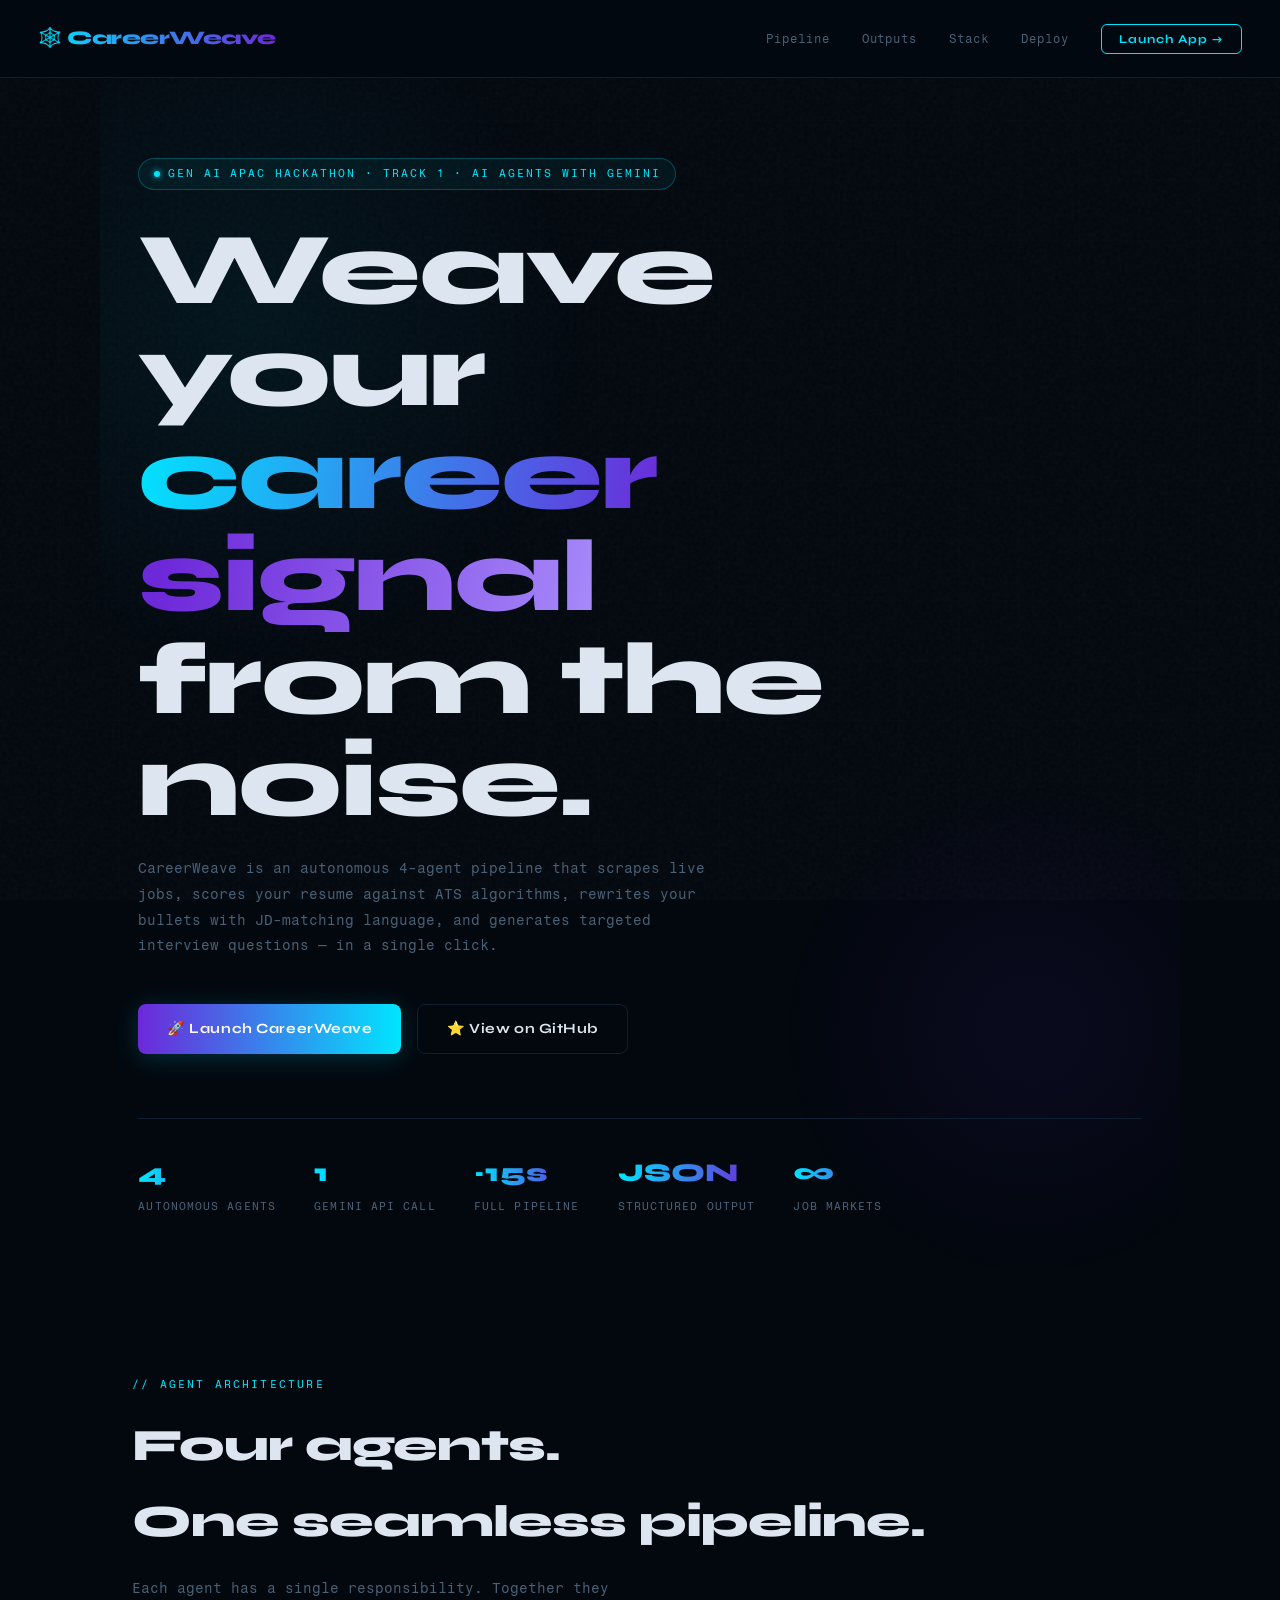
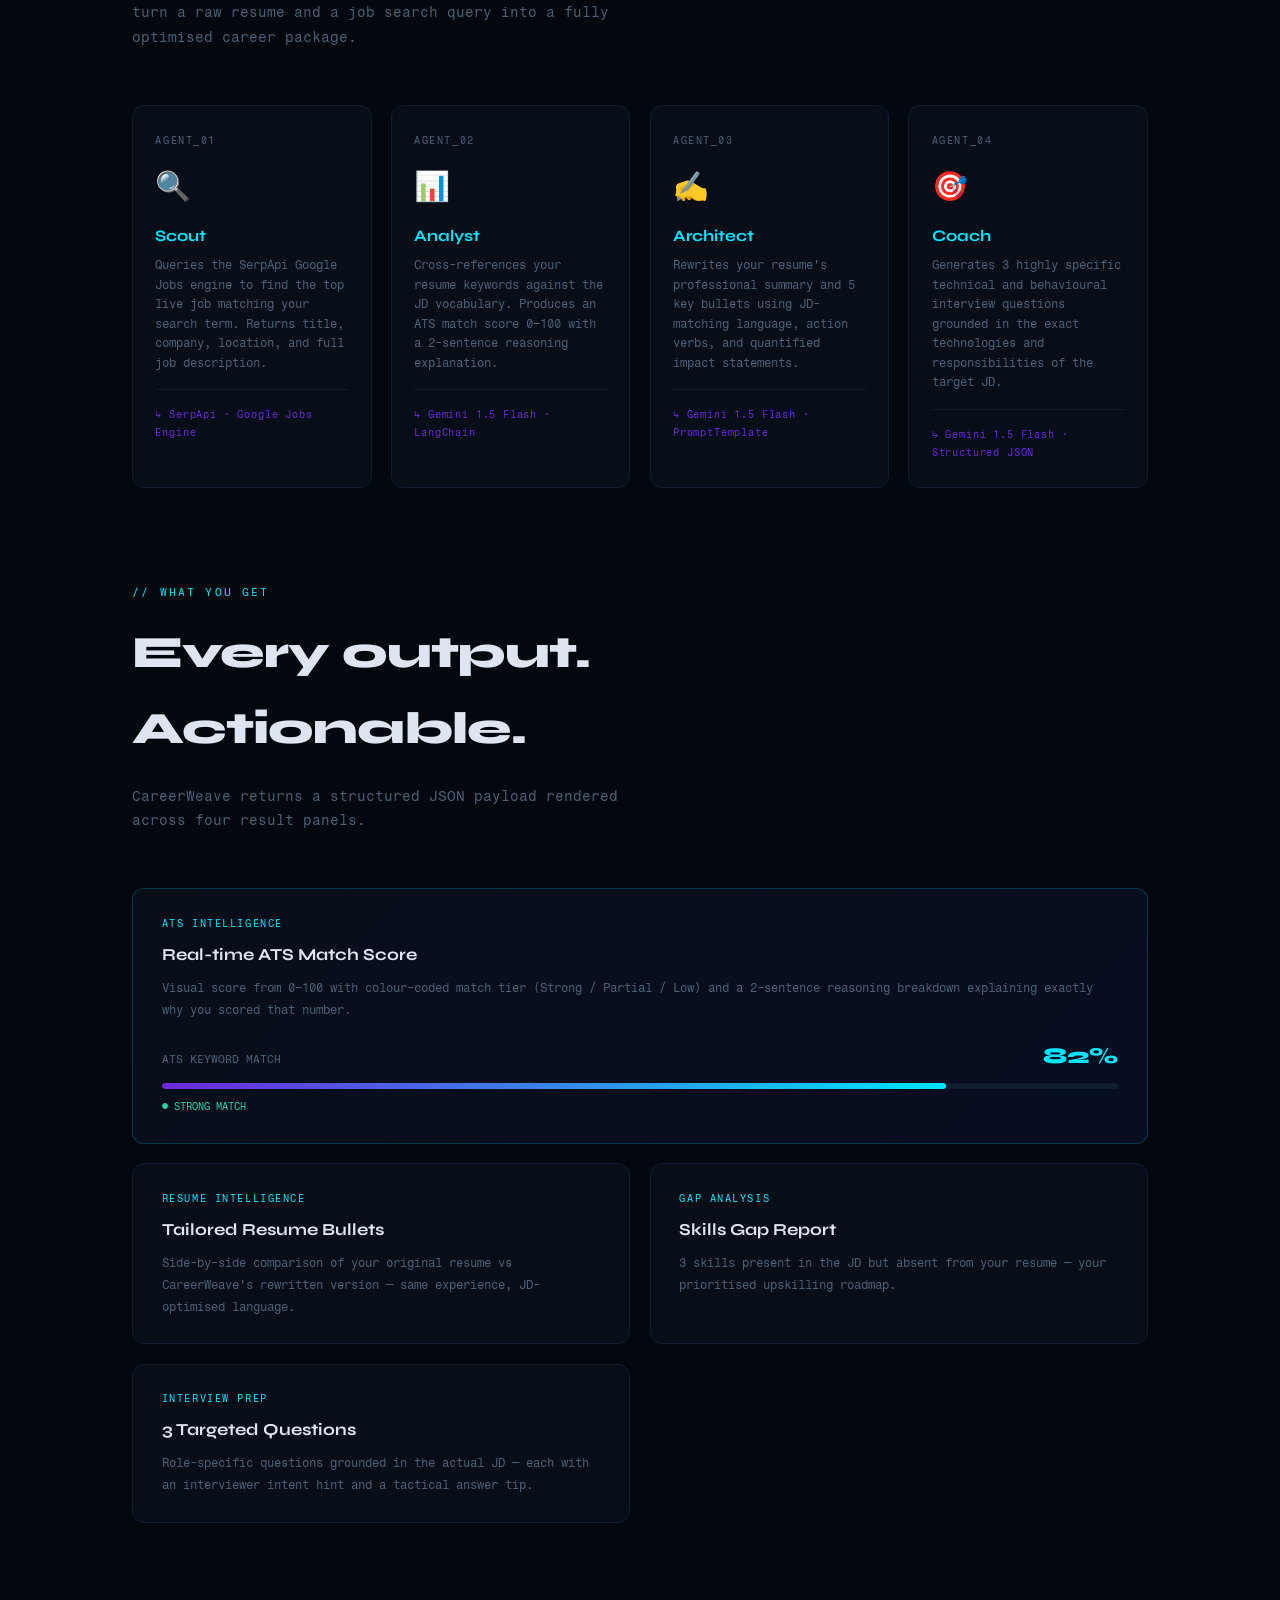
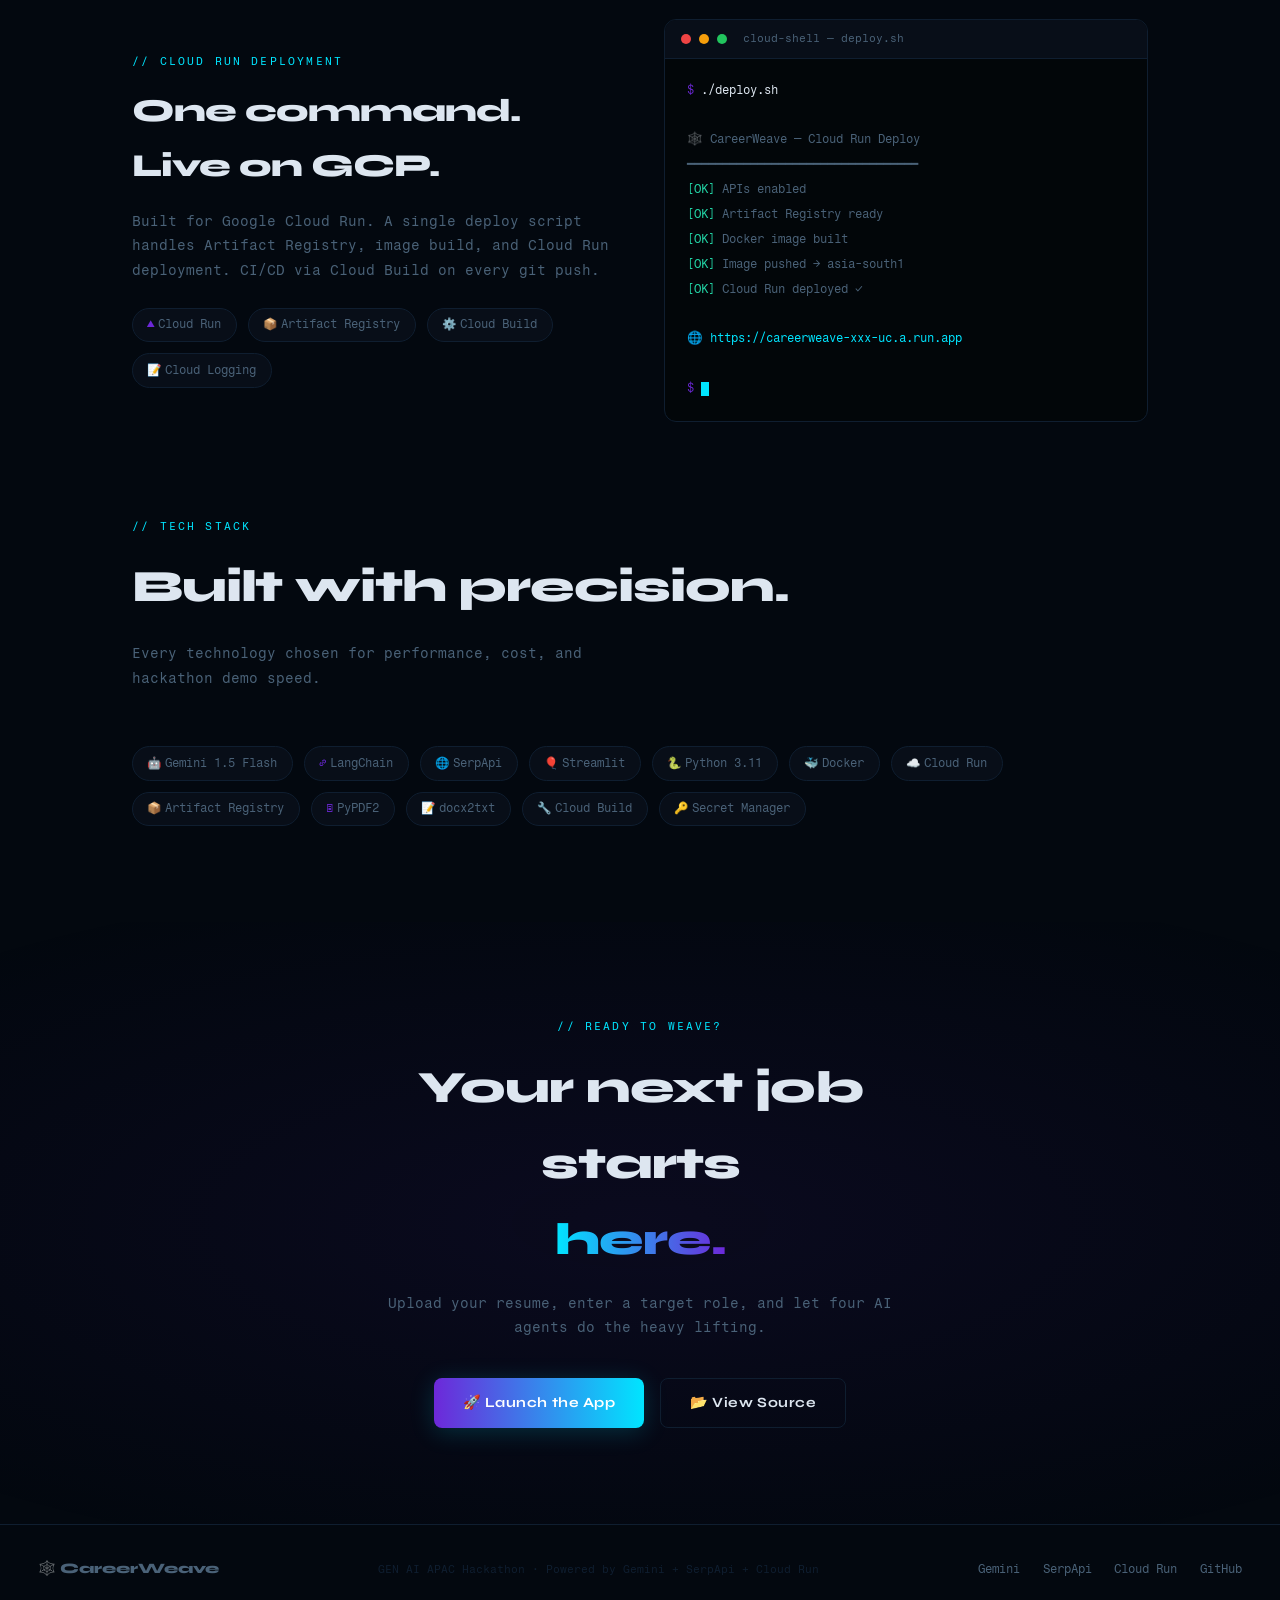
<file: static/index.html>
<!DOCTYPE html>
<html lang="en">
<head>
  <meta charset="UTF-8" />
  <meta name="viewport" content="width=device-width, initial-scale=1.0" />
  <meta name="description" content="CareerWeave — Multi-Agent Job Orchestrator. Powered by Gemini + SerpApi. GEN AI APAC Hackathon." />
  <title>CareerWeave · Multi-Agent Job Orchestrator</title>

  <!-- Fonts: Clash Display (bold display) + Fragment Mono (technical body) -->
  <link rel="preconnect" href="https://fonts.googleapis.com" />
  <link rel="preconnect" href="https://fonts.gstatic.com" crossorigin />
  <link href="https://fonts.googleapis.com/css2?family=Fragment+Mono:ital@0;1&family=Syne:wght@400;700;800&display=swap" rel="stylesheet" />

  <style>
    /* ── Reset & base ──────────────────────────────────────────────────────── */
    *, *::before, *::after { box-sizing: border-box; margin: 0; padding: 0; }

    :root {
      --bg:       #03080f;
      --surf:     #080e18;
      --border:   #0f1e30;
      --c1:       #00e5ff;   /* electric cyan */
      --c2:       #6d28d9;   /* deep violet */
      --c3:       #22d3a5;   /* mint success */
      --text:     #dde6f0;
      --muted:    #4a6278;
      --ff-head:  'Syne', sans-serif;
      --ff-mono:  'Fragment Mono', monospace;
    }

    html { scroll-behavior: smooth; }

    body {
      background: var(--bg);
      color: var(--text);
      font-family: var(--ff-mono);
      font-size: 14px;
      line-height: 1.7;
      overflow-x: hidden;
    }

    /* ── Custom scrollbar ──────────────────────────────────────────────────── */
    ::-webkit-scrollbar { width: 5px; }
    ::-webkit-scrollbar-track { background: var(--bg); }
    ::-webkit-scrollbar-thumb { background: var(--border); border-radius: 3px; }

    /* ── Noise texture overlay ─────────────────────────────────────────────── */
    body::before {
      content: '';
      position: fixed; inset: 0; z-index: 0;
      background-image: url("data:image/svg+xml,%3Csvg viewBox='0 0 256 256' xmlns='http://www.w3.org/2000/svg'%3E%3Cfilter id='noise'%3E%3CfeTurbulence type='fractalNoise' baseFrequency='0.9' numOctaves='4' stitchTiles='stitch'/%3E%3C/filter%3E%3Crect width='100%25' height='100%25' filter='url(%23noise)' opacity='0.035'/%3E%3C/svg%3E");
      pointer-events: none;
    }

    /* ── Grid lines ────────────────────────────────────────────────────────── */
    body::after {
      content: '';
      position: fixed; inset: 0; z-index: 0;
      background:
        repeating-linear-gradient(0deg,   transparent, transparent 59px, #0f1e3018 59px, #0f1e3018 60px),
        repeating-linear-gradient(90deg,  transparent, transparent 59px, #0f1e3018 59px, #0f1e3018 60px);
      pointer-events: none;
    }

    /* ── Layout wrapper ────────────────────────────────────────────────────── */
    .wrap { max-width: 1080px; margin: 0 auto; padding: 0 2rem; position: relative; z-index: 1; }

    /* ══════════════════════════════════════════════════════════════════════════
       NAV
    ══════════════════════════════════════════════════════════════════════════ */
    nav {
      display: flex; align-items: center; justify-content: space-between;
      padding: 1.4rem 2.4rem;
      border-bottom: 1px solid var(--border);
      position: sticky; top: 0; z-index: 100;
      background: rgba(3,8,15,0.88);
      backdrop-filter: blur(12px);
    }

    .nav-logo {
      font-family: var(--ff-head);
      font-size: 1.2rem; font-weight: 800;
      background: linear-gradient(90deg, var(--c1), var(--c2));
      -webkit-background-clip: text; -webkit-text-fill-color: transparent;
      letter-spacing: -0.5px;
    }

    .nav-links { display: flex; gap: 2rem; list-style: none; }
    .nav-links a {
      color: var(--muted); text-decoration: none;
      font-size: 0.75rem; letter-spacing: 0.08em;
      transition: color .2s;
    }
    .nav-links a:hover { color: var(--c1); }

    .nav-cta {
      background: transparent;
      border: 1px solid var(--c1);
      color: var(--c1) !important;
      padding: 0.45rem 1.1rem;
      border-radius: 6px;
      font-family: var(--ff-head);
      font-weight: 700;
      font-size: 0.75rem !important;
      letter-spacing: 0.06em;
      transition: background .2s, color .2s !important;
    }
    .nav-cta:hover {
      background: var(--c1) !important;
      color: var(--bg) !important;
    }

    /* ══════════════════════════════════════════════════════════════════════════
       HERO
    ══════════════════════════════════════════════════════════════════════════ */
    .hero {
      min-height: 92vh;
      display: flex; flex-direction: column;
      justify-content: center; align-items: flex-start;
      padding: 5rem 2.4rem 4rem;
      position: relative; overflow: hidden;
    }

    /* Radial glow behind hero text */
    .hero-glow {
      position: absolute;
      width: 700px; height: 700px;
      border-radius: 50%;
      background: radial-gradient(circle, rgba(0,229,255,0.06) 0%, transparent 70%);
      top: -100px; left: -200px;
      pointer-events: none;
    }
    .hero-glow2 {
      position: absolute;
      width: 500px; height: 500px;
      border-radius: 50%;
      background: radial-gradient(circle, rgba(109,40,217,0.08) 0%, transparent 70%);
      bottom: 0; right: -100px;
      pointer-events: none;
    }

    .hero-eyebrow {
      display: inline-flex; align-items: center; gap: 0.5rem;
      font-size: 0.68rem; letter-spacing: 0.18em;
      text-transform: uppercase; color: var(--c1);
      border: 1px solid rgba(0,229,255,0.25);
      background: rgba(0,229,255,0.05);
      padding: 0.35rem 0.9rem; border-radius: 20px;
      margin-bottom: 1.8rem;
      opacity: 0; animation: fadeUp 0.6s ease 0.1s forwards;
    }
    .dot-live {
      width: 6px; height: 6px; border-radius: 50%;
      background: var(--c1); box-shadow: 0 0 6px var(--c1);
      animation: blink 1.4s infinite;
    }
    @keyframes blink { 0%,100%{opacity:1} 50%{opacity:.2} }

    .hero-title {
      font-family: var(--ff-head);
      font-size: clamp(3rem, 8vw, 6.5rem);
      font-weight: 800;
      line-height: 1.0;
      letter-spacing: -2px;
      margin-bottom: 1.4rem;
      max-width: 820px;
      opacity: 0; animation: fadeUp 0.7s ease 0.2s forwards;
    }
    .hero-title .grad {
      background: linear-gradient(100deg, var(--c1) 0%, var(--c2) 55%, #a78bfa 100%);
      -webkit-background-clip: text; -webkit-text-fill-color: transparent;
    }

    .hero-sub {
      font-family: var(--ff-mono);
      font-size: 0.9rem; color: var(--muted);
      max-width: 580px; line-height: 1.8;
      margin-bottom: 2.8rem;
      opacity: 0; animation: fadeUp 0.7s ease 0.35s forwards;
    }

    .hero-btns {
      display: flex; gap: 1rem; flex-wrap: wrap;
      opacity: 0; animation: fadeUp 0.7s ease 0.5s forwards;
    }

    .btn-primary {
      display: inline-flex; align-items: center; gap: 0.5rem;
      background: linear-gradient(90deg, var(--c2), var(--c1));
      color: #fff; text-decoration: none;
      font-family: var(--ff-head); font-weight: 700;
      font-size: 0.88rem; letter-spacing: 0.04em;
      padding: 0.75rem 1.8rem; border-radius: 8px;
      transition: opacity .2s, transform .2s;
      box-shadow: 0 4px 24px rgba(0,229,255,0.18);
    }
    .btn-primary:hover { opacity: .88; transform: translateY(-2px); }

    .btn-secondary {
      display: inline-flex; align-items: center; gap: 0.5rem;
      background: transparent;
      color: var(--text); text-decoration: none;
      font-family: var(--ff-head); font-weight: 700;
      font-size: 0.88rem; letter-spacing: 0.04em;
      padding: 0.75rem 1.8rem; border-radius: 8px;
      border: 1px solid var(--border);
      transition: border-color .2s, color .2s, transform .2s;
    }
    .btn-secondary:hover { border-color: var(--c1); color: var(--c1); transform: translateY(-2px); }

    /* ── Hero stats strip ───────────────────────────────────────────────────── */
    .hero-stats {
      display: flex; gap: 2.4rem; flex-wrap: wrap;
      margin-top: 4rem; padding-top: 2rem;
      border-top: 1px solid var(--border);
      width: 100%;
      opacity: 0; animation: fadeUp 0.7s ease 0.65s forwards;
    }
    .stat-item { display: flex; flex-direction: column; gap: 0.2rem; }
    .stat-val {
      font-family: var(--ff-head); font-size: 1.6rem; font-weight: 800;
      background: linear-gradient(90deg, var(--c1), var(--c2));
      -webkit-background-clip: text; -webkit-text-fill-color: transparent;
    }
    .stat-label { font-size: 0.68rem; color: var(--muted); letter-spacing: 0.1em; text-transform: uppercase; }

    @keyframes fadeUp {
      from { opacity: 0; transform: translateY(20px); }
      to   { opacity: 1; transform: translateY(0); }
    }

    /* ══════════════════════════════════════════════════════════════════════════
       PIPELINE SECTION
    ══════════════════════════════════════════════════════════════════════════ */
    .section { padding: 6rem 2.4rem; }
    .section-tag {
      font-size: 0.68rem; letter-spacing: 0.2em; text-transform: uppercase;
      color: var(--c1); margin-bottom: 0.8rem;
    }
    .section-heading {
      font-family: var(--ff-head); font-size: clamp(1.8rem, 4vw, 2.8rem);
      font-weight: 800; letter-spacing: -1px; margin-bottom: 1rem;
    }
    .section-desc { color: var(--muted); max-width: 520px; font-size: 0.85rem; line-height: 1.8; margin-bottom: 3.5rem; }

    .pipeline-grid {
      display: grid;
      grid-template-columns: repeat(auto-fit, minmax(230px, 1fr));
      gap: 1.2rem;
    }

    .agent-card {
      background: var(--surf);
      border: 1px solid var(--border);
      border-radius: 12px;
      padding: 1.6rem 1.4rem;
      position: relative; overflow: hidden;
      transition: border-color .25s, transform .25s;
    }
    .agent-card:hover { border-color: var(--c1); transform: translateY(-4px); }

    .agent-card::before {
      content: '';
      position: absolute; top: 0; left: 0; right: 0; height: 2px;
      background: linear-gradient(90deg, var(--c2), var(--c1));
      opacity: 0; transition: opacity .25s;
    }
    .agent-card:hover::before { opacity: 1; }

    .agent-num {
      font-family: var(--ff-mono); font-size: 0.65rem;
      color: var(--muted); letter-spacing: 0.15em;
      margin-bottom: 0.8rem;
    }
    .agent-icon { font-size: 1.8rem; margin-bottom: 0.7rem; display: block; }
    .agent-name {
      font-family: var(--ff-head); font-size: 1rem; font-weight: 700;
      color: var(--c1); margin-bottom: 0.4rem;
    }
    .agent-role { font-size: 0.72rem; color: var(--muted); line-height: 1.7; }
    .agent-tech {
      margin-top: 1rem; padding-top: 1rem; border-top: 1px solid var(--border);
      font-size: 0.65rem; color: var(--c2); letter-spacing: 0.08em;
    }

    /* ── Connector arrows between cards ────────────────────────────────────── */
    .pipeline-connector {
      display: flex; align-items: center; justify-content: center;
      font-size: 1.2rem; color: var(--border); padding: 0 0.2rem;
      align-self: center;
    }

    /* ══════════════════════════════════════════════════════════════════════════
       OUTPUT SECTION (what you get)
    ══════════════════════════════════════════════════════════════════════════ */
    .output-grid {
      display: grid;
      grid-template-columns: 1fr 1fr;
      gap: 1.2rem;
    }
    @media (max-width: 680px) { .output-grid { grid-template-columns: 1fr; } }

    .output-card {
      background: var(--surf);
      border: 1px solid var(--border);
      border-radius: 12px;
      padding: 1.6rem 1.8rem;
      transition: border-color .25s;
    }
    .output-card:hover { border-color: rgba(0,229,255,0.3); }
    .output-card.featured {
      grid-column: 1 / -1;
      border-color: rgba(0,229,255,0.2);
      background: linear-gradient(135deg, var(--surf), #080e22);
    }

    .output-label {
      font-size: 0.65rem; letter-spacing: 0.15em; text-transform: uppercase;
      color: var(--c1); margin-bottom: 0.5rem;
    }
    .output-title {
      font-family: var(--ff-head); font-size: 1.05rem; font-weight: 700;
      margin-bottom: 0.5rem;
    }
    .output-desc { font-size: 0.78rem; color: var(--muted); line-height: 1.75; }

    /* mock ATS bar */
    .ats-demo { margin-top: 1rem; }
    .ats-bar-wrap { height: 6px; background: var(--border); border-radius: 3px; margin: 0.5rem 0 0.3rem; overflow: hidden; }
    .ats-bar-fill {
      height: 100%; border-radius: 3px;
      background: linear-gradient(90deg, var(--c2), var(--c1));
      width: 0;
      transition: width 1.4s cubic-bezier(0.16,1,0.3,1) 0.5s;
    }
    .ats-bar-fill.animate { width: 82%; }
    .ats-num { font-family: var(--ff-head); font-size: 1.4rem; font-weight: 800; color: var(--c1); }

    /* ══════════════════════════════════════════════════════════════════════════
       STACK SECTION
    ══════════════════════════════════════════════════════════════════════════ */
    .stack-grid {
      display: flex; flex-wrap: wrap; gap: 0.7rem;
      margin-top: 0.5rem;
    }
    .stack-pill {
      background: var(--surf); border: 1px solid var(--border);
      padding: 0.4rem 0.9rem; border-radius: 20px;
      font-size: 0.72rem; color: var(--muted);
      transition: border-color .2s, color .2s;
    }
    .stack-pill:hover { border-color: var(--c1); color: var(--c1); }
    .stack-pill span { color: var(--c2); margin-right: 4px; }

    /* ══════════════════════════════════════════════════════════════════════════
       TERMINAL MOCKUP
    ══════════════════════════════════════════════════════════════════════════ */
    .terminal {
      background: #020609;
      border: 1px solid var(--border);
      border-radius: 12px;
      overflow: hidden;
      font-family: var(--ff-mono);
      font-size: 0.78rem;
      line-height: 1.8;
      max-width: 640px;
    }
    .terminal-bar {
      background: var(--surf); padding: 0.6rem 1rem;
      display: flex; align-items: center; gap: 0.5rem;
      border-bottom: 1px solid var(--border);
    }
    .t-dot { width: 10px; height: 10px; border-radius: 50%; }
    .t-dot.r { background: #ef4444; }
    .t-dot.y { background: #f59e0b; }
    .t-dot.g { background: #22c55e; }
    .terminal-title { font-size: 0.68rem; color: var(--muted); margin-left: 0.5rem; }
    .terminal-body { padding: 1.2rem 1.4rem; }
    .t-line { margin-bottom: 0.15rem; }
    .t-prompt { color: var(--c2); }
    .t-cmd { color: var(--text); }
    .t-out { color: var(--muted); }
    .t-success { color: var(--c3); }
    .t-accent { color: var(--c1); }
    .t-warn { color: #f59e0b; }
    .cursor { display: inline-block; width: 8px; height: 14px; background: var(--c1); vertical-align: middle; animation: blink 1s infinite; }

    /* ══════════════════════════════════════════════════════════════════════════
       CTA SECTION
    ══════════════════════════════════════════════════════════════════════════ */
    .cta-section {
      padding: 6rem 2.4rem;
      text-align: center;
      position: relative; overflow: hidden;
    }
    .cta-glow {
      position: absolute; inset: 0;
      background: radial-gradient(ellipse 80% 60% at 50% 50%, rgba(109,40,217,0.08), transparent);
      pointer-events: none;
    }
    .cta-section .section-heading { max-width: 600px; margin: 0 auto 0.8rem; }
    .cta-section .section-desc { margin: 0 auto 2.4rem; }
    .cta-section .hero-btns { justify-content: center; }

    /* ══════════════════════════════════════════════════════════════════════════
       FOOTER
    ══════════════════════════════════════════════════════════════════════════ */
    footer {
      border-top: 1px solid var(--border);
      padding: 2rem 2.4rem;
      display: flex; align-items: center; justify-content: space-between; flex-wrap: wrap; gap: 1rem;
      position: relative; z-index: 1;
    }
    .footer-logo { font-family: var(--ff-head); font-size: 0.9rem; font-weight: 800; color: var(--muted); }
    .footer-note { font-size: 0.7rem; color: var(--border); }
    .footer-links { display: flex; gap: 1.4rem; list-style: none; }
    .footer-links a { color: var(--muted); text-decoration: none; font-size: 0.72rem; transition: color .2s; }
    .footer-links a:hover { color: var(--c1); }

    /* ── Responsive ─────────────────────────────────────────────────────────── */
    @media (max-width: 768px) {
      nav { padding: 1rem 1.2rem; }
      .nav-links { display: none; }
      .hero { padding: 4rem 1.2rem 3rem; }
      .section { padding: 4rem 1.2rem; }
      .pipeline-grid { grid-template-columns: 1fr 1fr; }
      footer { flex-direction: column; align-items: flex-start; }
    }
    @media (max-width: 480px) {
      .pipeline-grid { grid-template-columns: 1fr; }
      .hero-stats { gap: 1.4rem; }
    }
  </style>
</head>
<body>

  <!-- ── NAV ──────────────────────────────────────────────────────────────── -->
  <nav>
    <div class="nav-logo">🕸️ CareerWeave</div>
    <ul class="nav-links">
      <li><a href="#pipeline">Pipeline</a></li>
      <li><a href="#outputs">Outputs</a></li>
      <li><a href="#stack">Stack</a></li>
      <li><a href="#deploy">Deploy</a></li>
      <li><a href="app.html" class="nav-cta">Launch App →</a></li>
    </ul>
  </nav>

  <!-- ── HERO ─────────────────────────────────────────────────────────────── -->
  <section class="hero wrap">
    <div class="hero-glow"></div>
    <div class="hero-glow2"></div>

    <div class="hero-eyebrow">
      <div class="dot-live"></div>
      GEN AI APAC Hackathon · Track 1 · AI Agents with Gemini
    </div>

    <h1 class="hero-title">
      Weave your<br/><span class="grad">career signal</span><br/>from the noise.
    </h1>

    <p class="hero-sub">
      CareerWeave is an autonomous 4-agent pipeline that scrapes live jobs,
      scores your resume against ATS algorithms, rewrites your bullets with
      JD-matching language, and generates targeted interview questions —
      in a single click.
    </p>

    <div class="hero-btns">
      <a href="#app-link" class="btn-primary">🚀 Launch CareerWeave</a>
      <a href="https://github.com/YOUR_USERNAME/careerweave" class="btn-secondary" target="_blank">
        ⭐ View on GitHub
      </a>
    </div>

    <div class="hero-stats">
      <div class="stat-item">
        <span class="stat-val">4</span>
        <span class="stat-label">Autonomous Agents</span>
      </div>
      <div class="stat-item">
        <span class="stat-val">1</span>
        <span class="stat-label">Gemini API Call</span>
      </div>
      <div class="stat-item">
        <span class="stat-val">~15s</span>
        <span class="stat-label">Full Pipeline</span>
      </div>
      <div class="stat-item">
        <span class="stat-val">JSON</span>
        <span class="stat-label">Structured Output</span>
      </div>
      <div class="stat-item">
        <span class="stat-val">∞</span>
        <span class="stat-label">Job Markets</span>
      </div>
    </div>
  </section>

  <!-- ── PIPELINE ──────────────────────────────────────────────────────────── -->
  <section class="section" id="pipeline">
    <div class="wrap">
      <div class="section-tag">// agent architecture</div>
      <h2 class="section-heading">Four agents.<br/>One seamless pipeline.</h2>
      <p class="section-desc">
        Each agent has a single responsibility. Together they turn a raw resume
        and a job search query into a fully optimised career package.
      </p>

      <div class="pipeline-grid">
        <div class="agent-card">
          <div class="agent-num">AGENT_01</div>
          <span class="agent-icon">🔍</span>
          <div class="agent-name">Scout</div>
          <div class="agent-role">Queries the SerpApi Google Jobs engine to find the top live job matching your search term. Returns title, company, location, and full job description.</div>
          <div class="agent-tech">↳ SerpApi · Google Jobs Engine</div>
        </div>

        <div class="agent-card">
          <div class="agent-num">AGENT_02</div>
          <span class="agent-icon">📊</span>
          <div class="agent-name">Analyst</div>
          <div class="agent-role">Cross-references your resume keywords against the JD vocabulary. Produces an ATS match score 0–100 with a 2-sentence reasoning explanation.</div>
          <div class="agent-tech">↳ Gemini 1.5 Flash · LangChain</div>
        </div>

        <div class="agent-card">
          <div class="agent-num">AGENT_03</div>
          <span class="agent-icon">✍️</span>
          <div class="agent-name">Architect</div>
          <div class="agent-role">Rewrites your resume's professional summary and 5 key bullets using JD-matching language, action verbs, and quantified impact statements.</div>
          <div class="agent-tech">↳ Gemini 1.5 Flash · PromptTemplate</div>
        </div>

        <div class="agent-card">
          <div class="agent-num">AGENT_04</div>
          <span class="agent-icon">🎯</span>
          <div class="agent-name">Coach</div>
          <div class="agent-role">Generates 3 highly specific technical and behavioural interview questions grounded in the exact technologies and responsibilities of the target JD.</div>
          <div class="agent-tech">↳ Gemini 1.5 Flash · Structured JSON</div>
        </div>
      </div>
    </div>
  </section>

  <!-- ── OUTPUTS ────────────────────────────────────────────────────────────── -->
  <section class="section" id="outputs" style="padding-top:0;">
    <div class="wrap">
      <div class="section-tag">// what you get</div>
      <h2 class="section-heading">Every output.<br/>Actionable.</h2>
      <p class="section-desc">CareerWeave returns a structured JSON payload rendered across four result panels.</p>

      <div class="output-grid">
        <div class="output-card featured">
          <div class="output-label">ATS Intelligence</div>
          <div class="output-title">Real-time ATS Match Score</div>
          <div class="output-desc">Visual score from 0–100 with colour-coded match tier (Strong / Partial / Low) and a 2-sentence reasoning breakdown explaining exactly why you scored that number.</div>
          <div class="ats-demo">
            <div style="display:flex; justify-content:space-between; align-items:baseline;">
              <span style="font-size:.7rem; color:var(--muted);">ATS KEYWORD MATCH</span>
              <span class="ats-num" id="ats-num">0%</span>
            </div>
            <div class="ats-bar-wrap"><div class="ats-bar-fill" id="ats-bar"></div></div>
            <span style="font-size:.65rem; color:var(--c3);">● STRONG MATCH</span>
          </div>
        </div>

        <div class="output-card">
          <div class="output-label">Resume Intelligence</div>
          <div class="output-title">Tailored Resume Bullets</div>
          <div class="output-desc">Side-by-side comparison of your original resume vs CareerWeave's rewritten version — same experience, JD-optimised language.</div>
        </div>

        <div class="output-card">
          <div class="output-label">Gap Analysis</div>
          <div class="output-title">Skills Gap Report</div>
          <div class="output-desc">3 skills present in the JD but absent from your resume — your prioritised upskilling roadmap.</div>
        </div>

        <div class="output-card">
          <div class="output-label">Interview Prep</div>
          <div class="output-title">3 Targeted Questions</div>
          <div class="output-desc">Role-specific questions grounded in the actual JD — each with an interviewer intent hint and a tactical answer tip.</div>
        </div>
      </div>
    </div>
  </section>

  <!-- ── TERMINAL MOCKUP ────────────────────────────────────────────────────── -->
  <section class="section" id="deploy" style="padding-top:0;">
    <div class="wrap" style="display:grid; grid-template-columns:1fr 1fr; gap:3rem; align-items:center;">
      <div>
        <div class="section-tag">// cloud run deployment</div>
        <h2 class="section-heading" style="font-size:2rem;">One command.<br/>Live on GCP.</h2>
        <p class="section-desc" style="margin-bottom:1.6rem;">
          Built for Google Cloud Run. A single deploy script handles Artifact Registry,
          image build, and Cloud Run deployment. CI/CD via Cloud Build on every git push.
        </p>
        <div class="stack-grid">
          <div class="stack-pill"><span>▲</span>Cloud Run</div>
          <div class="stack-pill"><span>📦</span>Artifact Registry</div>
          <div class="stack-pill"><span>⚙️</span>Cloud Build</div>
          <div class="stack-pill"><span>📝</span>Cloud Logging</div>
        </div>
      </div>

      <div class="terminal">
        <div class="terminal-bar">
          <div class="t-dot r"></div>
          <div class="t-dot y"></div>
          <div class="t-dot g"></div>
          <span class="terminal-title">cloud-shell — deploy.sh</span>
        </div>
        <div class="terminal-body">
          <div class="t-line"><span class="t-prompt">$ </span><span class="t-cmd">./deploy.sh</span></div>
          <div class="t-line t-out">&nbsp;</div>
          <div class="t-line t-out">🕸️  CareerWeave — Cloud Run Deploy</div>
          <div class="t-line t-out">━━━━━━━━━━━━━━━━━━━━━━━━━━━━━━━━━</div>
          <div class="t-line"><span class="t-success">[OK] </span><span class="t-out">APIs enabled</span></div>
          <div class="t-line"><span class="t-success">[OK] </span><span class="t-out">Artifact Registry ready</span></div>
          <div class="t-line"><span class="t-success">[OK] </span><span class="t-out">Docker image built</span></div>
          <div class="t-line"><span class="t-success">[OK] </span><span class="t-out">Image pushed → asia-south1</span></div>
          <div class="t-line"><span class="t-success">[OK] </span><span class="t-out">Cloud Run deployed ✓</span></div>
          <div class="t-line t-out">&nbsp;</div>
          <div class="t-line">🌐 <span class="t-accent">https://careerweave-xxx-uc.a.run.app</span></div>
          <div class="t-line t-out">&nbsp;</div>
          <div class="t-line"><span class="t-prompt">$ </span><span class="cursor"></span></div>
        </div>
      </div>
    </div>
  </section>

  <!-- ── STACK ──────────────────────────────────────────────────────────────── -->
  <section class="section" id="stack" style="padding-top:0;">
    <div class="wrap">
      <div class="section-tag">// tech stack</div>
      <h2 class="section-heading">Built with precision.</h2>
      <p class="section-desc">Every technology chosen for performance, cost, and hackathon demo speed.</p>
      <div class="stack-grid">
        <div class="stack-pill"><span>🤖</span>Gemini 1.5 Flash</div>
        <div class="stack-pill"><span>🔗</span>LangChain</div>
        <div class="stack-pill"><span>🌐</span>SerpApi</div>
        <div class="stack-pill"><span>🎈</span>Streamlit</div>
        <div class="stack-pill"><span>🐍</span>Python 3.11</div>
        <div class="stack-pill"><span>🐳</span>Docker</div>
        <div class="stack-pill"><span>☁️</span>Cloud Run</div>
        <div class="stack-pill"><span>📦</span>Artifact Registry</div>
        <div class="stack-pill"><span>📄</span>PyPDF2</div>
        <div class="stack-pill"><span>📝</span>docx2txt</div>
        <div class="stack-pill"><span>🔧</span>Cloud Build</div>
        <div class="stack-pill"><span>🔑</span>Secret Manager</div>
      </div>
    </div>
  </section>

  <!-- ── CTA ────────────────────────────────────────────────────────────────── -->
  <section class="cta-section" id="app-link">
    <div class="cta-glow"></div>
    <div class="wrap">
      <div class="section-tag">// ready to weave?</div>
      <h2 class="section-heading">Your next job starts<br/><span style="background:linear-gradient(90deg,var(--c1),var(--c2));-webkit-background-clip:text;-webkit-text-fill-color:transparent;">here.</span></h2>
      <p class="section-desc">Upload your resume, enter a target role, and let four AI agents do the heavy lifting.</p>
      <div class="hero-btns">
        <a href="https://YOUR-CLOUD-RUN-URL.a.run.app" class="btn-primary" target="_blank">🚀 Launch the App</a>
        <a href="https://github.com/YOUR_USERNAME/careerweave" class="btn-secondary" target="_blank">📂 View Source</a>
      </div>
    </div>
  </section>

  <!-- ── FOOTER ─────────────────────────────────────────────────────────────── -->
  <footer>
    <div class="footer-logo">🕸️ CareerWeave</div>
    <div class="footer-note">GEN AI APAC Hackathon · Powered by Gemini + SerpApi + Cloud Run</div>
    <ul class="footer-links">
      <li><a href="https://aistudio.google.com" target="_blank">Gemini</a></li>
      <li><a href="https://serpapi.com" target="_blank">SerpApi</a></li>
      <li><a href="https://cloud.google.com/run" target="_blank">Cloud Run</a></li>
      <li><a href="https://github.com/YOUR_USERNAME/careerweave" target="_blank">GitHub</a></li>
    </ul>
  </footer>

  <!-- ── Scripts ────────────────────────────────────────────────────────────── -->
  <script>
    // Animate ATS bar when it scrolls into view
    const bar = document.getElementById('ats-bar');
    const num = document.getElementById('ats-num');

    const observer = new IntersectionObserver((entries) => {
      entries.forEach(e => {
        if (e.isIntersecting) {
          bar.classList.add('animate');
          // Count up number
          let start = 0, end = 82, duration = 1400;
          let startTime = null;
          function step(ts) {
            if (!startTime) startTime = ts;
            const progress = Math.min((ts - startTime) / duration, 1);
            const ease = 1 - Math.pow(1 - progress, 3);
            num.textContent = Math.round(ease * end) + '%';
            if (progress < 1) requestAnimationFrame(step);
          }
          requestAnimationFrame(step);
          observer.disconnect();
        }
      });
    }, { threshold: 0.4 });

    if (bar) observer.observe(bar);

    // Fade-in on scroll for agent cards and output cards
    const fadeEls = document.querySelectorAll('.agent-card, .output-card, .stack-pill');
    const fadeObserver = new IntersectionObserver((entries) => {
      entries.forEach((e, i) => {
        if (e.isIntersecting) {
          e.target.style.opacity = '0';
          e.target.style.transform = 'translateY(16px)';
          e.target.style.transition = `opacity .5s ease ${i * 0.07}s, transform .5s ease ${i * 0.07}s, border-color .25s`;
          requestAnimationFrame(() => {
            e.target.style.opacity = '1';
            e.target.style.transform = 'translateY(0)';
          });
          fadeObserver.unobserve(e.target);
        }
      });
    }, { threshold: 0.15 });

    fadeEls.forEach(el => {
      el.style.opacity = '0';
      fadeObserver.observe(el);
    });
  </script>
</body>
</html>
</file>
